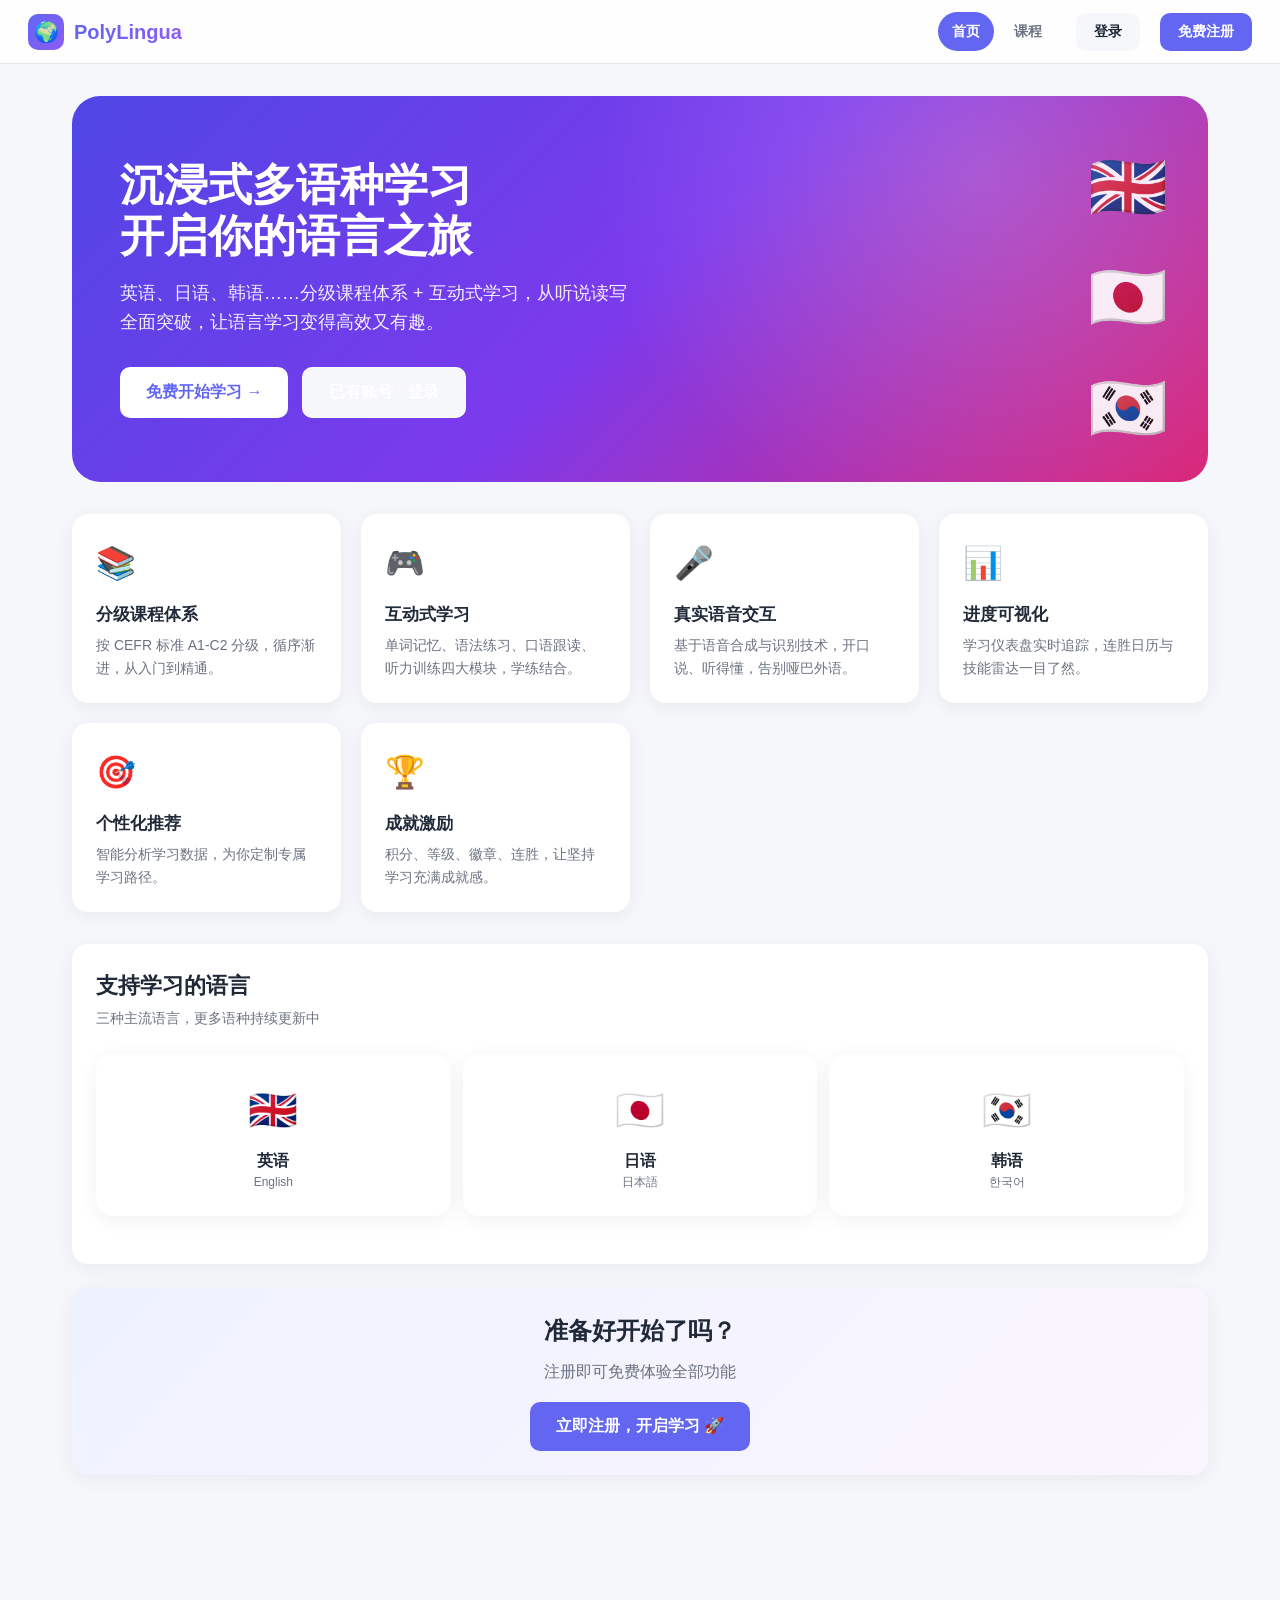
<file: index.html>
<!DOCTYPE html>
<html lang="zh-CN">
<head>
  <meta charset="UTF-8" />
  <meta name="viewport" content="width=device-width, initial-scale=1.0" />
  <meta http-equiv="Cache-Control" content="no-cache, no-store, must-revalidate" />
  <meta http-equiv="Pragma" content="no-cache" />
  <title>PolyLingua · 多语种沉浸式学习平台</title>
  <link rel="preconnect" href="https://fonts.googleapis.com" />
  <link rel="stylesheet" href="css/styles.css?v=2" />
</head>
<body>
  <div id="app">
    <!-- 顶部导航 -->
    <header class="topbar" id="topbar"></header>
    <!-- 视图容器 -->
    <main id="view" class="view"></main>
    <!-- 侧边导航 (登录后) -->
    <nav class="sidebar" id="sidebar"></nav>
    <!-- 全局提示 -->
    <div id="toast" class="toast"></div>
    <!-- 模态层 -->
    <div id="modal-root"></div>
  </div>

  <!-- 数据与逻辑 -->
  <script src="js/data.js?v=2"></script>
  <script src="js/store.js?v=2"></script>
  <script src="js/auth.js?v=2"></script>
  <script src="js/learning.js?v=2"></script>
  <script src="js/progress.js?v=2"></script>
  <script src="js/recommend.js?v=2"></script>
  <script src="js/community.js?v=2"></script>
  <script src="js/achievements.js?v=2"></script>
  <script src="js/app.js?v=2"></script>
</body>
</html>
</file>
<file: css/styles.css>
/* ============================================================
 * PolyLingua 多语种学习平台 - 全局样式
 * ============================================================ */
:root {
  --primary: #6366f1;
  --primary-dark: #4f46e5;
  --primary-light: #eef2ff;
  --accent: #f59e0b;
  --success: #10b981;
  --danger: #ef4444;
  --warn: #f59e0b;
  --bg: #f6f7fb;
  --surface: #ffffff;
  --text: #1f2937;
  --text-soft: #6b7280;
  --border: #e5e7eb;
  --shadow: 0 4px 20px rgba(17, 24, 39, 0.06);
  --shadow-lg: 0 12px 40px rgba(17, 24, 39, 0.12);
  --radius: 16px;
  --radius-sm: 10px;
  --sidebar-w: 240px;
  --lang-en: #3b82f6;
  --lang-ja: #ef4444;
  --lang-ko: #7c3aed;
}

* { box-sizing: border-box; margin: 0; padding: 0; }

html, body {
  font-family: -apple-system, BlinkMacSystemFont, "Segoe UI", "PingFang SC",
    "Hiragino Sans GB", "Microsoft YaHei", sans-serif;
  background: var(--bg);
  color: var(--text);
  line-height: 1.6;
  -webkit-font-smoothing: antialiased;
}

a { color: inherit; text-decoration: none; }
button { font-family: inherit; cursor: pointer; border: none; background: none; }
input, textarea, select { font-family: inherit; }

/* ---------- 布局 ---------- */
.topbar {
  position: sticky; top: 0; z-index: 50;
  height: 64px;
  display: flex; align-items: center; gap: 20px;
  padding: 0 28px;
  background: rgba(255,255,255,0.85);
  backdrop-filter: blur(12px);
  border-bottom: 1px solid var(--border);
}
.brand { display: flex; align-items: center; gap: 10px; font-weight: 800; font-size: 20px; }
.brand .logo { width: 36px; height: 36px; border-radius: 10px; background: linear-gradient(135deg, var(--primary), #8b5cf6); display: grid; place-items: center; color: #fff; font-size: 20px; }
.brand span { background: linear-gradient(90deg, var(--primary), #8b5cf6); -webkit-background-clip: text; -webkit-text-fill-color: transparent; }

.topbar .spacer { flex: 1; }
.topbar .nav-links { display: flex; gap: 6px; }
.topbar .nav-links a {
  padding: 8px 14px; border-radius: 999px; font-size: 14px; font-weight: 600;
  color: var(--text-soft); transition: all .15s;
}
.topbar .nav-links a:hover { background: var(--primary-light); color: var(--primary); }
.topbar .nav-links a.active { background: var(--primary); color: #fff; }

.user-chip {
  display: flex; align-items: center; gap: 8px;
  padding: 6px 12px 6px 6px; border-radius: 999px; background: var(--bg);
  border: 1px solid var(--border); cursor: pointer; font-weight: 600; font-size: 14px;
}
.user-chip .ava { width: 30px; height: 30px; border-radius: 50%; background: var(--primary-light); display: grid; place-items: center; font-size: 18px; }
.user-chip .xp-pill { background: linear-gradient(90deg, var(--accent), #fbbf24); color: #fff; font-size: 12px; padding: 2px 8px; border-radius: 999px; font-weight: 700; }

.btn { display: inline-flex; align-items: center; justify-content: center; gap: 8px; padding: 10px 18px; border-radius: var(--radius-sm); font-weight: 600; font-size: 14px; transition: all .15s; }
.btn-primary { background: var(--primary); color: #fff; }
.btn-primary:hover { background: var(--primary-dark); transform: translateY(-1px); }
.btn-ghost { background: var(--bg); color: var(--text); }
.btn-ghost:hover { background: var(--border); }
.btn-outline { border: 1.5px solid var(--border); color: var(--text); }
.btn-outline:hover { border-color: var(--primary); color: var(--primary); }
.btn-lg { padding: 14px 26px; font-size: 16px; }
.btn:disabled { opacity: .5; cursor: not-allowed; }

.app-shell { display: flex; min-height: calc(100vh - 64px); }
.sidebar {
  width: var(--sidebar-w); flex-shrink: 0;
  padding: 20px 14px; position: sticky; top: 64px; height: calc(100vh - 64px);
  overflow-y: auto;
}
.sidebar a {
  display: flex; align-items: center; gap: 12px;
  padding: 12px 14px; border-radius: 12px; color: var(--text-soft);
  font-weight: 600; font-size: 14px; margin-bottom: 4px; transition: all .15s;
}
.sidebar a .ic { font-size: 18px; width: 22px; text-align: center; }
.sidebar a:hover { background: var(--surface); color: var(--text); }
.sidebar a.active { background: var(--primary); color: #fff; }
.sidebar .side-title { font-size: 11px; text-transform: uppercase; letter-spacing: .08em; color: var(--text-soft); padding: 16px 14px 8px; font-weight: 700; }

.view { flex: 1; padding: 32px; max-width: 1200px; margin: 0 auto; width: 100%; }
.view.full { max-width: 100%; }

/* ---------- 通用组件 ---------- */
.card { background: var(--surface); border-radius: var(--radius); box-shadow: var(--shadow); padding: 24px; }
.grid { display: grid; gap: 20px; }
.section-title { font-size: 22px; font-weight: 800; margin-bottom: 4px; }
.section-sub { color: var(--text-soft); font-size: 14px; margin-bottom: 20px; }

.badge { display: inline-flex; align-items: center; gap: 6px; padding: 4px 10px; border-radius: 999px; font-size: 12px; font-weight: 700; }
.badge-lang-en { background: #dbeafe; color: #1d4ed8; }
.badge-lang-ja { background: #fee2e2; color: #b91c1c; }
.badge-lang-ko { background: #ede9fe; color: #6d28d9; }
.badge-level { background: var(--primary-light); color: var(--primary); }
.badge-type-vocab { background: #fef3c7; color: #b45309; }
.badge-type-grammar { background: #dbeafe; color: #1d4ed8; }
.badge-type-speaking { background: #fce7f3; color: #be185d; }
.badge-type-listening { background: #d1fae5; color: #047857; }

/* ---------- 着陆页 ---------- */
.hero { position: relative; overflow: hidden; border-radius: 28px; padding: 64px 48px; color: #fff; background: linear-gradient(135deg, #4f46e5 0%, #7c3aed 50%, #db2777 100%); }
.hero::after { content: ""; position: absolute; inset: 0; background: radial-gradient(circle at 80% 20%, rgba(255,255,255,.18), transparent 40%); }
.hero h1 { font-size: 44px; line-height: 1.15; font-weight: 900; max-width: 620px; position: relative; }
.hero p { margin-top: 18px; font-size: 18px; max-width: 520px; opacity: .92; position: relative; }
.hero .cta { margin-top: 30px; display: flex; gap: 14px; position: relative; }
.hero .float-flags { position: absolute; right: 40px; top: 40px; font-size: 64px; opacity: .9; }
.hero .float-flags span { display: block; margin-bottom: 8px; animation: float 4s ease-in-out infinite; }
.hero .float-flags span:nth-child(2) { animation-delay: .8s; }
.hero .float-flags span:nth-child(3) { animation-delay: 1.6s; }
@keyframes float { 0%,100% { transform: translateY(0); } 50% { transform: translateY(-14px); } }

.feature-grid { display: grid; grid-template-columns: repeat(auto-fit, minmax(240px, 1fr)); gap: 20px; margin-top: 32px; }
.feature { background: var(--surface); border-radius: var(--radius); padding: 24px; box-shadow: var(--shadow); transition: transform .2s; }
.feature:hover { transform: translateY(-4px); }
.feature .ic { font-size: 32px; margin-bottom: 12px; }
.feature h3 { font-size: 17px; font-weight: 700; margin-bottom: 6px; }
.feature p { font-size: 14px; color: var(--text-soft); }

/* ---------- 课程卡片 ---------- */
.course-grid { display: grid; grid-template-columns: repeat(auto-fill, minmax(300px, 1fr)); gap: 20px; }
.course-card { background: var(--surface); border-radius: var(--radius); overflow: hidden; box-shadow: var(--shadow); transition: transform .2s, box-shadow .2s; cursor: pointer; border-top: 5px solid var(--primary); }
.course-card:hover { transform: translateY(-4px); box-shadow: var(--shadow-lg); }
.course-card .cc-head { padding: 20px 22px 14px; }
.course-card .cc-flags { font-size: 30px; }
.course-card h3 { font-size: 18px; margin: 10px 0 4px; }
.course-card .cc-desc { font-size: 13px; color: var(--text-soft); min-height: 40px; }
.course-card .cc-foot { padding: 14px 22px; border-top: 1px solid var(--border); display: flex; justify-content: space-between; align-items: center; font-size: 13px; color: var(--text-soft); }
.course-card .progress-bar { height: 6px; background: var(--bg); border-radius: 999px; overflow: hidden; margin-top: 12px; }
.course-card .progress-bar > i { display: block; height: 100%; background: var(--primary); border-radius: 999px; transition: width .4s; }

/* ---------- 课程详情 ---------- */
.back-link { display: inline-flex; align-items: center; gap: 6px; color: var(--text-soft); font-weight: 600; margin-bottom: 16px; font-size: 14px; }
.back-link:hover { color: var(--primary); }
.lesson-list { display: flex; flex-direction: column; gap: 12px; }
.lesson-row { display: flex; align-items: center; gap: 16px; padding: 18px 22px; background: var(--surface); border-radius: var(--radius-sm); box-shadow: var(--shadow); transition: transform .15s; cursor: pointer; border-left: 4px solid transparent; }
.lesson-row:hover { transform: translateX(4px); border-left-color: var(--primary); }
.lesson-row.done { background: linear-gradient(90deg, #ecfdf5, #fff); }
.lesson-row .lic { width: 44px; height: 44px; border-radius: 12px; display: grid; place-items: center; font-size: 22px; flex-shrink: 0; }
.lesson-row .lbody { flex: 1; }
.lesson-row .ltitle { font-weight: 700; font-size: 15px; }
.lesson-row .lmeta { font-size: 13px; color: var(--text-soft); }
.lesson-row .lcheck { color: var(--success); font-size: 22px; }

/* ---------- 学习模块通用 ---------- */
.learn-wrap { max-width: 720px; margin: 0 auto; }
.learn-head { display: flex; align-items: center; justify-content: space-between; margin-bottom: 20px; }
.learn-progress { height: 10px; background: var(--bg); border-radius: 999px; overflow: hidden; margin-bottom: 24px; }
.learn-progress > i { display: block; height: 100%; background: linear-gradient(90deg, var(--primary), #8b5cf6); transition: width .3s; }
.learn-card { background: var(--surface); border-radius: var(--radius); box-shadow: var(--shadow-lg); padding: 36px; min-height: 340px; display: flex; flex-direction: column; }

/* 单词卡 */
.flashcard { perspective: 1200px; }
.flashcard .fc-inner { position: relative; width: 100%; height: 280px; transition: transform .5s; transform-style: preserve-3d; }
.flashcard.flipped .fc-inner { transform: rotateY(180deg); }
.flashcard .fc-face { position: absolute; inset: 0; backface-visibility: hidden; display: flex; flex-direction: column; align-items: center; justify-content: center; border-radius: var(--radius); padding: 24px; }
.flashcard .fc-front { background: linear-gradient(135deg, var(--primary-light), #fff); border: 2px solid var(--border); }
.flashcard .fc-back { background: linear-gradient(135deg, #ecfdf5, #fff); border: 2px solid #a7f3d0; transform: rotateY(180deg); }
.flashcard .word { font-size: 40px; font-weight: 800; }
.flashcard .phon { color: var(--text-soft); margin-top: 8px; font-size: 16px; }
.flashcard .meaning { font-size: 28px; font-weight: 700; color: var(--success); }
.flashcard .ex { margin-top: 16px; font-style: italic; color: var(--text-soft); text-align: center; }
.speak-btn { display: inline-flex; align-items: center; gap: 6px; padding: 6px 14px; border-radius: 999px; background: var(--primary-light); color: var(--primary); font-weight: 600; font-size: 13px; margin-top: 12px; }
.speak-btn:hover { background: var(--primary); color: #fff; }

/* 选项题 */
.q-text { font-size: 22px; font-weight: 700; margin-bottom: 24px; }
.options { display: grid; gap: 12px; }
.option { padding: 16px 20px; border: 2px solid var(--border); border-radius: 12px; font-size: 16px; font-weight: 600; text-align: left; transition: all .15s; background: var(--surface); }
.option:hover { border-color: var(--primary); background: var(--primary-light); }
.option.correct { border-color: var(--success); background: #ecfdf5; color: #047857; }
.option.wrong { border-color: var(--danger); background: #fef2f2; color: #b91c1c; }
.option.disabled { pointer-events: none; }
.fill-input { width: 100%; padding: 14px 18px; border: 2px solid var(--border); border-radius: 12px; font-size: 18px; }
.fill-input:focus { outline: none; border-color: var(--primary); }

/* 口语跟读 */
.speak-stage { text-align: center; }
.speak-stage .target { font-size: 30px; font-weight: 800; margin: 16px 0 8px; }
.speak-stage .trans { color: var(--text-soft); font-size: 16px; margin-bottom: 24px; }
.mic-btn { width: 84px; height: 84px; border-radius: 50%; background: var(--primary); color: #fff; font-size: 34px; display: grid; place-items: center; margin: 0 auto; transition: all .2s; box-shadow: 0 8px 24px rgba(99,102,241,.4); }
.mic-btn:hover { transform: scale(1.05); }
.mic-btn.recording { background: var(--danger); animation: pulse 1.2s infinite; }
@keyframes pulse { 0%,100% { box-shadow: 0 0 0 0 rgba(239,68,68,.5); } 50% { box-shadow: 0 0 0 16px rgba(239,68,68,0); } }
.recog-result { margin-top: 20px; padding: 16px; border-radius: 12px; background: var(--bg); font-size: 18px; min-height: 28px; }
.recog-result.match { background: #ecfdf5; color: #047857; }
.recog-result.mismatch { background: #fef2f2; color: #b91c1c; }
.similarity { font-weight: 700; }

/* 听力 */
.listen-audio-box { text-align: center; padding: 20px; background: var(--bg); border-radius: 12px; margin-bottom: 24px; }
.play-audio-btn { width: 72px; height: 72px; border-radius: 50%; background: #047857; color: #fff; font-size: 28px; display: grid; place-items: center; margin: 0 auto 12px; }
.play-audio-btn:hover { background: #036349; }
.transcript-toggle { font-size: 13px; color: var(--text-soft); cursor: pointer; text-decoration: underline; }

/* 结果页 */
.result-screen { text-align: center; padding: 40px 20px; }
.result-screen .big { font-size: 64px; }
.result-screen .score-ring { width: 160px; height: 160px; margin: 20px auto; position: relative; }
.result-screen .score-ring svg { transform: rotate(-90deg); }
.result-screen .score-num { position: absolute; inset: 0; display: grid; place-items: center; font-size: 38px; font-weight: 900; color: var(--primary); }

/* ---------- 仪表盘 ---------- */
.stat-grid { display: grid; grid-template-columns: repeat(auto-fit, minmax(180px, 1fr)); gap: 16px; margin-bottom: 28px; }
.stat-card { background: var(--surface); border-radius: var(--radius); padding: 22px; box-shadow: var(--shadow); }
.stat-card .ic { font-size: 26px; }
.stat-card .val { font-size: 30px; font-weight: 900; margin: 6px 0 2px; }
.stat-card .lbl { font-size: 13px; color: var(--text-soft); }
.dash-grid { display: grid; grid-template-columns: 2fr 1fr; gap: 20px; }
@media (max-width: 860px) { .dash-grid { grid-template-columns: 1fr; } }
.chart-card { background: var(--surface); border-radius: var(--radius); padding: 24px; box-shadow: var(--shadow); }
.bar-chart { display: flex; align-items: flex-end; gap: 8px; height: 180px; padding-top: 20px; }
.bar-chart .bar-col { flex: 1; display: flex; flex-direction: column; align-items: center; gap: 6px; height: 100%; justify-content: flex-end; }
.bar-chart .bar { width: 70%; background: linear-gradient(180deg, var(--primary), #8b5cf6); border-radius: 6px 6px 0 0; min-height: 4px; transition: height .5s; position: relative; }
.bar-chart .bar-lbl { font-size: 11px; color: var(--text-soft); }
.bar-chart .bar-val { font-size: 11px; font-weight: 700; color: var(--primary); }

.radar-wrap { display: flex; flex-direction: column; align-items: center; }
.donut { position: relative; width: 160px; height: 160px; margin: 10px 0; }
.donut .center { position: absolute; inset: 0; display: grid; place-items: center; flex-direction: column; }
.donut .center .n { font-size: 30px; font-weight: 900; }

.streak-cells { display: flex; gap: 6px; margin-top: 12px; }
.streak-cell { width: 28px; height: 36px; border-radius: 6px; background: var(--bg); display: grid; place-items: center; font-size: 11px; color: var(--text-soft); }
.streak-cell.active { background: linear-gradient(180deg, #f59e0b, #f97316); color: #fff; }

/* ---------- 推荐 ---------- */
.reco-card { display: flex; align-items: center; gap: 16px; padding: 18px 22px; background: var(--surface); border-radius: var(--radius); box-shadow: var(--shadow); margin-bottom: 12px; transition: transform .15s; cursor: pointer; }
.reco-card:hover { transform: translateX(4px); }
.reco-card .ric { width: 48px; height: 48px; border-radius: 12px; display: grid; place-items: center; font-size: 24px; background: var(--primary-light); flex-shrink: 0; }
.reco-card .rt { flex: 1; }
.reco-card .rt h4 { font-size: 15px; }
.reco-card .rt p { font-size: 13px; color: var(--text-soft); }

/* ---------- 社区 ---------- */
.post-card { background: var(--surface); border-radius: var(--radius); padding: 22px; box-shadow: var(--shadow); margin-bottom: 16px; }
.post-head { display: flex; align-items: center; gap: 10px; margin-bottom: 10px; }
.post-head .ava { width: 38px; height: 38px; border-radius: 50%; background: var(--primary-light); display: grid; place-items: center; font-size: 22px; }
.post-head .meta { flex: 1; }
.post-head .author { font-weight: 700; font-size: 14px; }
.post-head .time { font-size: 12px; color: var(--text-soft); }
.post-card h3 { font-size: 17px; margin-bottom: 8px; }
.post-card .content { font-size: 14px; color: var(--text); margin-bottom: 14px; }
.post-actions { display: flex; gap: 18px; color: var(--text-soft); font-size: 13px; font-weight: 600; }
.post-actions button { display: flex; align-items: center; gap: 5px; }
.post-actions button:hover { color: var(--primary); }
.post-actions button.liked { color: var(--danger); }
.comment-list { margin-top: 14px; border-top: 1px solid var(--border); padding-top: 12px; }
.comment { display: flex; gap: 10px; margin-bottom: 12px; }
.comment .ava { width: 30px; height: 30px; border-radius: 50%; background: var(--bg); display: grid; place-items: center; font-size: 18px; flex-shrink: 0; }
.comment .cbody { flex: 1; }
.comment .cbody .ch { font-size: 12px; font-weight: 700; }
.comment .cbody .cc { font-size: 13px; }
.comment .cbody .ct { font-size: 11px; color: var(--text-soft); }

/* ---------- 成就 ---------- */
.ach-grid { display: grid; grid-template-columns: repeat(auto-fill, minmax(180px, 1fr)); gap: 16px; }
.ach-card { background: var(--surface); border-radius: var(--radius); padding: 22px 16px; text-align: center; box-shadow: var(--shadow); border: 2px solid transparent; transition: transform .15s; }
.ach-card.unlocked { border-color: var(--accent); background: linear-gradient(180deg, #fffbeb, #fff); }
.ach-card.locked { opacity: .55; filter: grayscale(.6); }
.ach-card:hover { transform: translateY(-4px); }
.ach-card .ic { font-size: 44px; }
.ach-card h4 { font-size: 14px; margin: 8px 0 4px; }
.ach-card p { font-size: 12px; color: var(--text-soft); }
.ach-card .tag { font-size: 11px; margin-top: 8px; font-weight: 700; }
.ach-card.unlocked .tag { color: var(--accent); }
.ach-card.locked .tag { color: var(--text-soft); }

/* ---------- 表单 / 模态 ---------- */
.modal-overlay { position: fixed; inset: 0; background: rgba(17,24,39,.5); backdrop-filter: blur(4px); display: grid; place-items: center; z-index: 100; padding: 20px; }
.modal { background: var(--surface); border-radius: var(--radius); padding: 32px; width: 100%; max-width: 420px; box-shadow: var(--shadow-lg); animation: pop .2s; }
@keyframes pop { from { transform: scale(.95); opacity: 0; } to { transform: scale(1); opacity: 1; } }
.modal h2 { font-size: 22px; margin-bottom: 4px; }
.modal .sub { color: var(--text-soft); font-size: 14px; margin-bottom: 22px; }
.field { margin-bottom: 16px; }
.field label { display: block; font-size: 13px; font-weight: 600; margin-bottom: 6px; }
.field input, .field textarea, .field select { width: 100%; padding: 11px 14px; border: 1.5px solid var(--border); border-radius: 10px; font-size: 15px; }
.field input:focus, .field textarea:focus, .field select:focus { outline: none; border-color: var(--primary); }
.form-err { color: var(--danger); font-size: 13px; margin-top: 8px; min-height: 18px; }
.modal .switch { text-align: center; margin-top: 14px; font-size: 14px; color: var(--text-soft); }
.modal .switch a { color: var(--primary); font-weight: 700; cursor: pointer; }

/* ---------- 登录前 landing ---------- */
.lang-pick { display: flex; gap: 12px; margin: 24px 0; }
.lang-pick .lp { flex: 1; padding: 22px; border-radius: var(--radius); background: var(--surface); box-shadow: var(--shadow); text-align: center; cursor: pointer; transition: transform .15s; border: 2px solid transparent; }
.lang-pick .lp:hover { transform: translateY(-4px); }
.lang-pick .lp.sel { border-color: var(--primary); background: var(--primary-light); }
.lang-pick .lp .flag { font-size: 40px; }
.lang-pick .lp .ln { font-weight: 700; margin-top: 6px; }

/* ---------- toast ---------- */
.toast { position: fixed; bottom: 28px; left: 50%; transform: translateX(-50%) translateY(100px); background: #1f2937; color: #fff; padding: 12px 22px; border-radius: 999px; font-size: 14px; font-weight: 600; z-index: 200; opacity: 0; transition: all .3s; box-shadow: var(--shadow-lg); }
.toast.show { opacity: 1; transform: translateX(-50%) translateY(0); }
.toast.success { background: var(--success); }
.toast.error { background: var(--danger); }

/* ---------- 杂项 ---------- */
.muted { color: var(--text-soft); }
.center { text-align: center; }
.empty { text-align: center; padding: 60px 20px; color: var(--text-soft); }
.empty .ic { font-size: 48px; margin-bottom: 12px; }
.row { display: flex; gap: 12px; align-items: center; }
.between { display: flex; justify-content: space-between; align-items: center; }
.wrap-gap { display: flex; flex-wrap: wrap; gap: 8px; }

/* 滚动条 */
::-webkit-scrollbar { width: 8px; height: 8px; }
::-webkit-scrollbar-thumb { background: #cbd5e1; border-radius: 4px; }
::-webkit-scrollbar-track { background: transparent; }

/* 响应式 */
@media (max-width: 768px) {
  .sidebar { display: none; }
  .view { padding: 18px; }
  .topbar { padding: 0 16px; }
  .hero { padding: 36px 24px; }
  .hero h1 { font-size: 30px; }
  .topbar .nav-links { display: none; }
}
</file>
